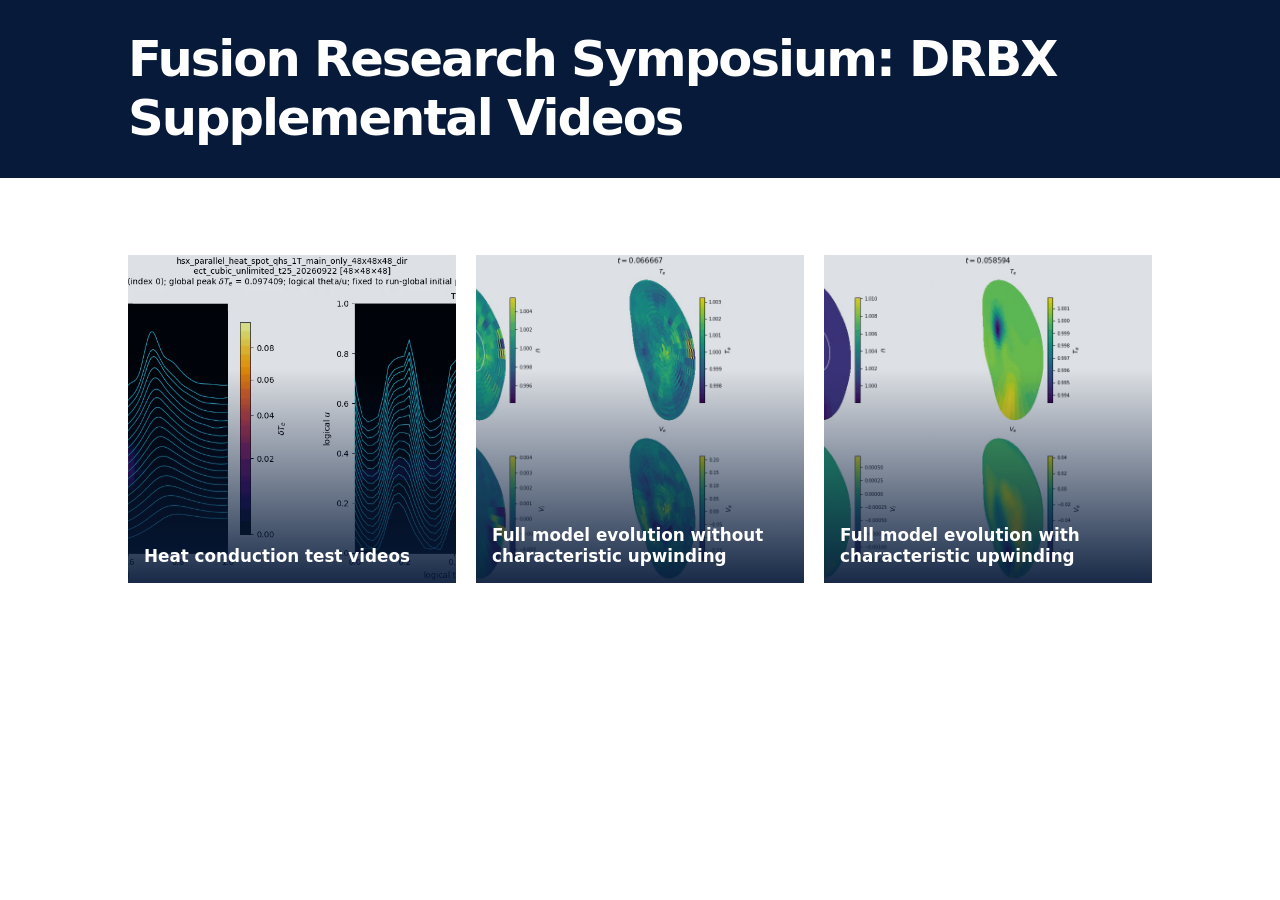
<file: site/index.html>
<!doctype html>
<html lang="en">
  <head>
    <meta charset="utf-8" />
    <meta name="viewport" content="width=device-width, initial-scale=1" />
    <meta
      name="description"
      content="Supplemental animations and explanations for the DRBX research poster."
    />
    <title>Fusion Research Symposium: DRBX Supplemental Videos</title>
    <link rel="stylesheet" href="styles.css" />
  </head>
  <body>
    <header class="site-header">
      <div class="page-width">
        <h1>Fusion Research Symposium: DRBX Supplemental Videos</h1>
      </div>
    </header>
    <main class="page-width">
      <nav class="supplement-tabs" aria-label="Supplemental videos">
        <a class="supplement-tab" href="heat-conduction/">
          <img src="assets/previews/heat-conduction-logical.png" alt="Preview of the logical theta-u heat-conduction movie" />
          <span>Heat conduction test videos</span>
        </a>
        <a class="supplement-tab" href="angular-rlp-production/">
          <img src="assets/previews/angular-rlp-production-32-overview.png" alt="Preview of a six-field angular-RLP production evolution" />
          <span>Full model evolution without characteristic upwinding</span>
        </a>
        <a class="supplement-tab" href="characteristic-upwinding/">
          <img src="assets/previews/characteristic-upwinding-48-overview.png" alt="Preview of a six-field no-flow evolution with characteristic upwinding" />
          <span>Full model evolution with characteristic upwinding</span>
        </a>
      </nav>
    </main>
  </body>
</html>
</file>
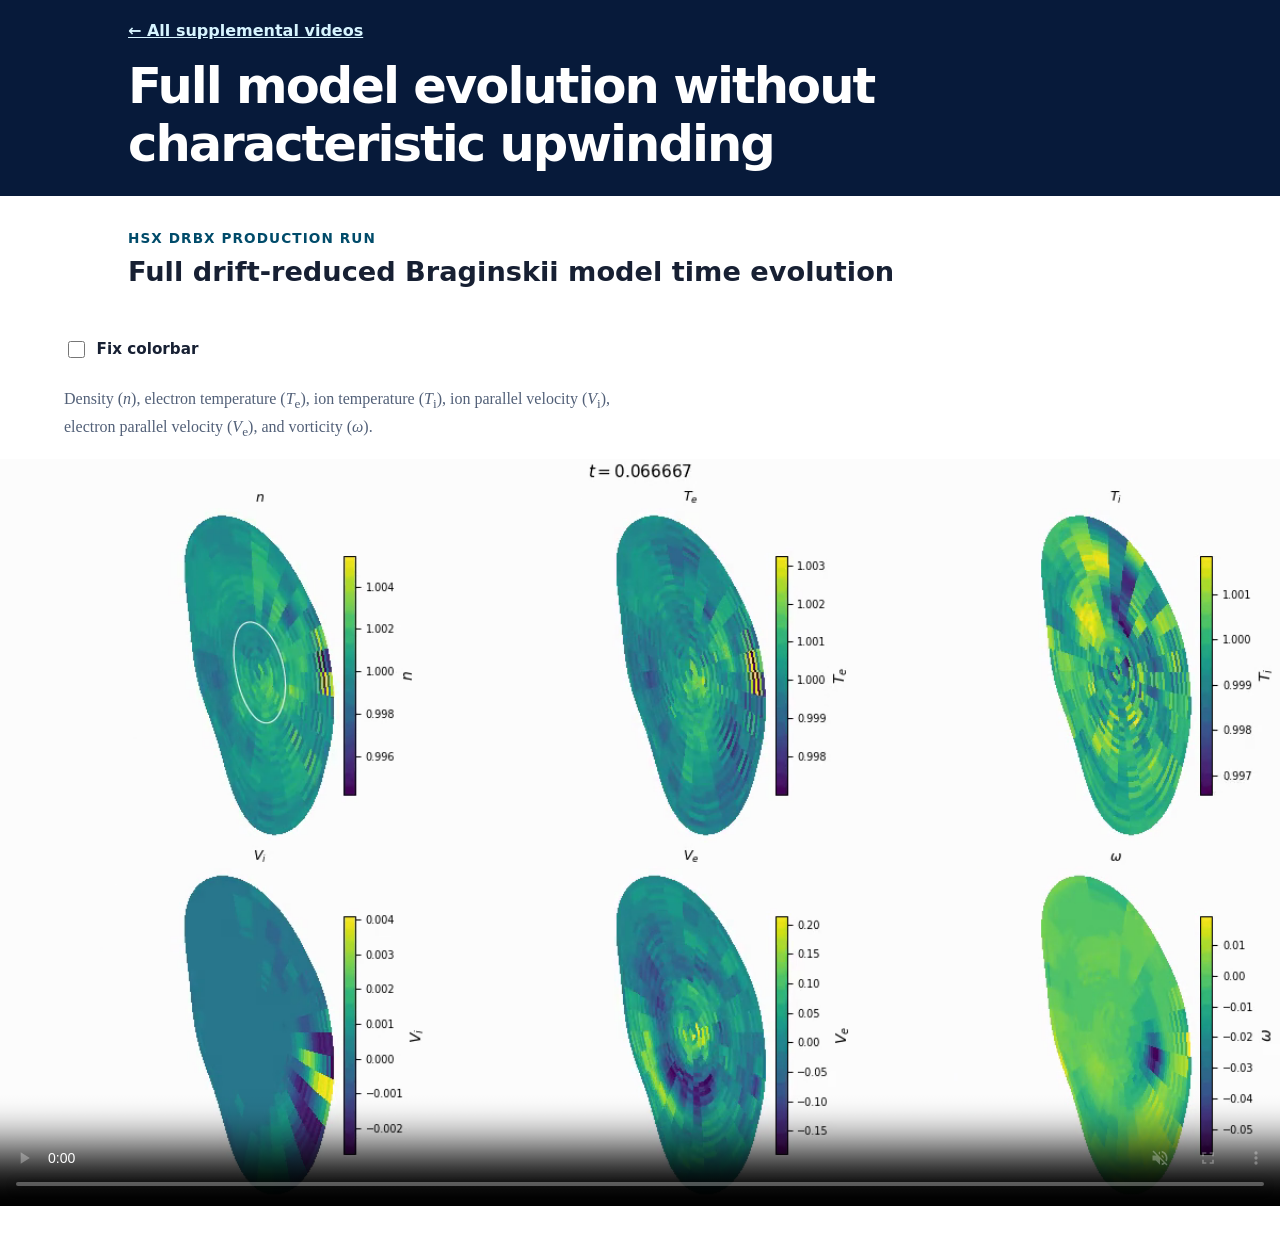
<file: site/angular-rlp-production/index.html>
<!doctype html>
<html lang="en">
  <head>
    <meta charset="utf-8" />
    <meta name="viewport" content="width=device-width, initial-scale=1" />
    <meta
      name="description"
      content="Supplemental six-field DRBX movie: full model evolution without characteristic upwinding."
    />
    <title>Full Model Evolution without Characteristic Upwinding · DRBX</title>
    <link rel="stylesheet" href="../styles.css" />
  </head>
  <body>
    <header class="site-header site-header--compact">
      <div class="page-width">
        <a class="back-link" href="../">← All supplemental videos</a>
        <h1>Full model evolution without characteristic upwinding</h1>
      </div>
    </header>
    <main class="page-width page-content">
      <section class="experiment-summary" aria-labelledby="run-heading">
        <p class="eyebrow eyebrow--dark">HSX DRBX production run</p>
        <h2 id="run-heading">Full drift-reduced Braginskii model time evolution</h2>
      </section>

      <section class="movie-section movie-section--production" aria-label="Production-evolution movies">
        <div class="movie-controls" aria-label="Movie display options">
          <label class="colorbar-toggle" for="fixed-colorbar">
            <input id="fixed-colorbar" name="fixed-colorbar" type="checkbox" />
            <span>Fix colorbar</span>
          </label>
        </div>

        <figure class="movie-hero">
            <figcaption>
              <p>
                Density (<i>n</i>), electron temperature (<i>T</i><sub>e</sub>), ion temperature (<i>T</i><sub>i</sub>), ion parallel velocity (<i>V</i><sub>i</sub>), electron parallel velocity (<i>V</i><sub>e</sub>), and vorticity (<i>&omega;</i>).
              </p>
            </figcaption>
            <video id="overview-movie" controls playsinline loop muted preload="metadata" poster="../assets/previews/angular-rlp-production-32-overview.png">
              <source id="overview-movie-source" src="../assets/movies/angular-rlp-production-32-overview-rescaled.mp4?v=time-only" type="video/mp4" />
              Your browser cannot play this video. Download the
              <a id="overview-download" href="../assets/movies/angular-rlp-production-32-overview-rescaled.mp4?v=time-only">six-field overview</a>.
            </video>
        </figure>

      </section>
    </main>
    <script>
      const reduceMotion = window.matchMedia("(prefers-reduced-motion: reduce)").matches;
      const fixedColorbar = document.querySelector("#fixed-colorbar");
      const movies = [
        {
          video: document.querySelector("#overview-movie"),
          source: document.querySelector("#overview-movie-source"),
          download: document.querySelector("#overview-download"),
          fixed: "../assets/movies/angular-rlp-production-32-overview-fixed.mp4?v=time-only",
          rescaled: "../assets/movies/angular-rlp-production-32-overview-rescaled.mp4?v=time-only",
        },
      ];

      function updateMovies() {
        for (const movie of movies) {
          const url = fixedColorbar.checked ? movie.fixed : movie.rescaled;
          movie.source.src = url;
          movie.download.href = url;
          movie.video.load();
          if (!reduceMotion) {
            movie.video.addEventListener("loadeddata", () => movie.video.play().catch(() => {}), { once: true });
          }
        }
      }

      fixedColorbar.addEventListener("change", updateMovies);
      if (reduceMotion) {
        for (const movie of movies) {
          movie.video.autoplay = false;
          movie.video.pause();
        }
      }
      updateMovies();
    </script>
  </body>
</html>
</file>
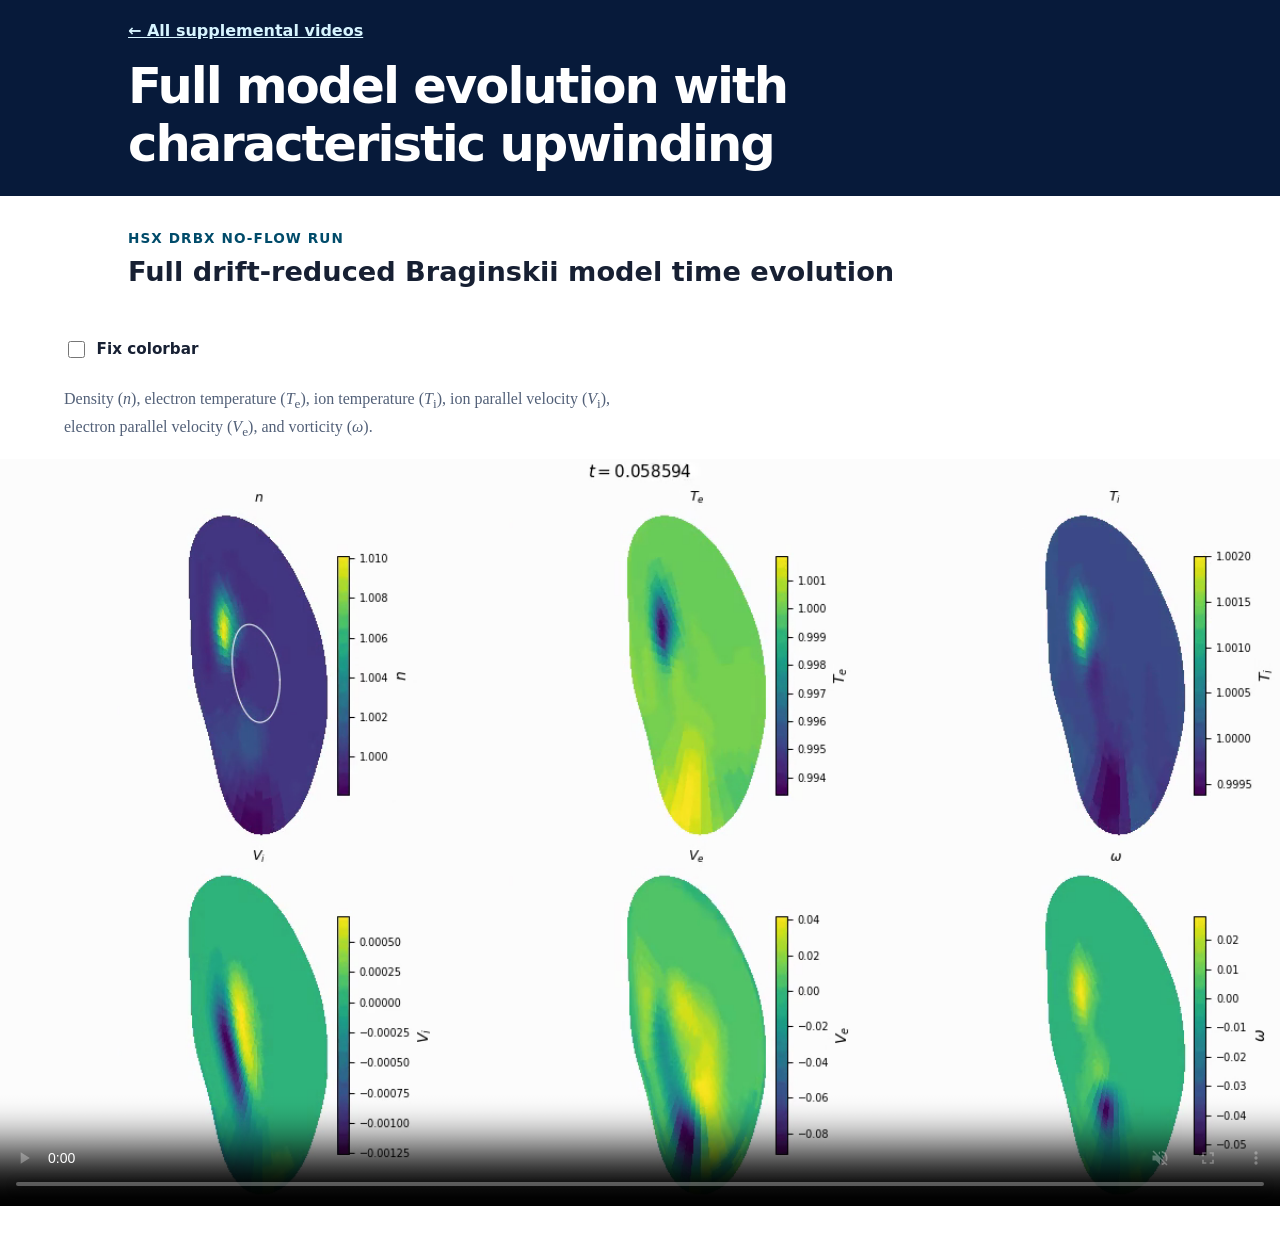
<file: site/characteristic-upwinding/index.html>
<!doctype html>
<html lang="en">
  <head>
    <meta charset="utf-8" />
    <meta name="viewport" content="width=device-width, initial-scale=1" />
    <meta
      name="description"
      content="Supplemental six-field DRBX movie: full model evolution with characteristic upwinding."
    />
    <title>Full Model Evolution with Characteristic Upwinding · DRBX</title>
    <link rel="stylesheet" href="../styles.css" />
  </head>
  <body>
    <header class="site-header site-header--compact">
      <div class="page-width">
        <a class="back-link" href="../">← All supplemental videos</a>
        <h1>Full model evolution with characteristic upwinding</h1>
      </div>
    </header>
    <main class="page-width page-content">
      <section class="experiment-summary" aria-labelledby="run-heading">
        <p class="eyebrow eyebrow--dark">HSX DRBX no-flow run</p>
        <h2 id="run-heading">Full drift-reduced Braginskii model time evolution</h2>
      </section>

      <section class="movie-section movie-section--production" aria-label="Characteristic-upwinding production movie">
        <div class="movie-controls" aria-label="Movie display options">
          <label class="colorbar-toggle" for="fixed-colorbar">
            <input id="fixed-colorbar" name="fixed-colorbar" type="checkbox" />
            <span>Fix colorbar</span>
          </label>
        </div>

        <figure class="movie-hero">
          <figcaption>
            <p>
              Density (<i>n</i>), electron temperature (<i>T</i><sub>e</sub>), ion temperature (<i>T</i><sub>i</sub>), ion parallel velocity (<i>V</i><sub>i</sub>), electron parallel velocity (<i>V</i><sub>e</sub>), and vorticity (<i>&omega;</i>).
            </p>
          </figcaption>
          <video id="overview-movie" controls playsinline loop muted preload="metadata" poster="../assets/previews/characteristic-upwinding-48-overview.png">
            <source id="overview-movie-source" src="../assets/movies/characteristic-upwinding-48-overview-rescaled.mp4" type="video/mp4" />
            Your browser cannot play this video. Download the
            <a id="overview-download" href="../assets/movies/characteristic-upwinding-48-overview-rescaled.mp4">six-field overview</a>.
          </video>
        </figure>
      </section>
    </main>
    <script>
      const reduceMotion = window.matchMedia("(prefers-reduced-motion: reduce)").matches;
      const fixedColorbar = document.querySelector("#fixed-colorbar");
      const movie = {
        video: document.querySelector("#overview-movie"),
        source: document.querySelector("#overview-movie-source"),
        download: document.querySelector("#overview-download"),
        fixed: "../assets/movies/characteristic-upwinding-48-overview-fixed.mp4",
        rescaled: "../assets/movies/characteristic-upwinding-48-overview-rescaled.mp4",
      };

      function updateMovie() {
        const url = fixedColorbar.checked ? movie.fixed : movie.rescaled;
        movie.source.src = url;
        movie.download.href = url;
        movie.video.load();
        if (!reduceMotion) {
          movie.video.addEventListener("loadeddata", () => movie.video.play().catch(() => {}), { once: true });
        }
      }

      fixedColorbar.addEventListener("change", updateMovie);
      if (reduceMotion) {
        movie.video.autoplay = false;
        movie.video.pause();
      }
      updateMovie();
    </script>
  </body>
</html>
</file>
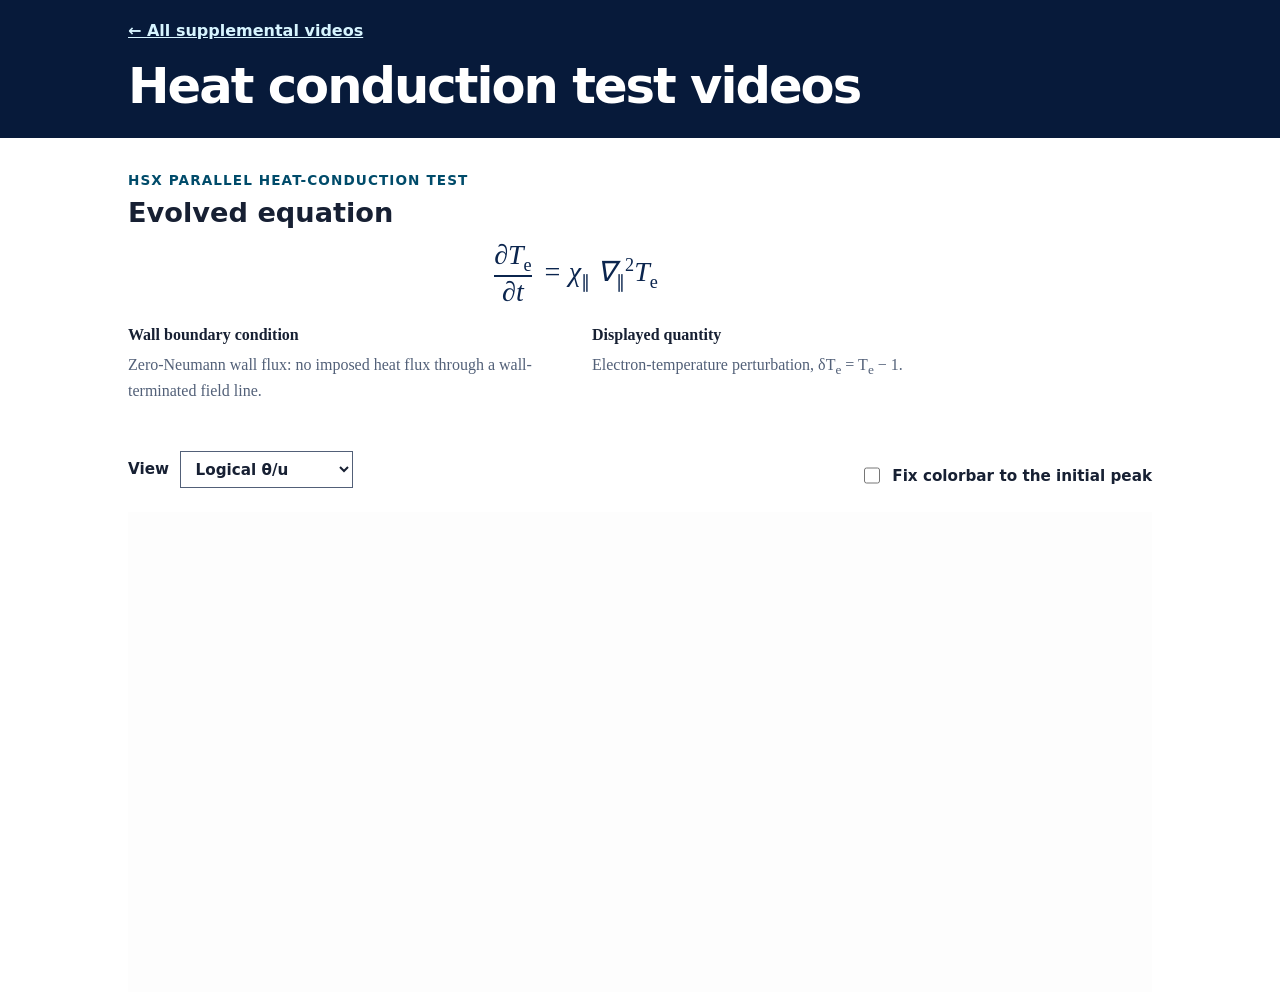
<file: site/heat-conduction/index.html>
<!doctype html>
<html lang="en">
  <head>
    <meta charset="utf-8" />
    <meta name="viewport" content="width=device-width, initial-scale=1" />
    <meta
      name="description"
      content="Supplemental videos from the DRBX HSX parallel heat-conduction tests."
    />
    <title>Heat Conduction Test Videos · DRBX</title>
    <link rel="stylesheet" href="../styles.css" />
  </head>
  <body>
    <header class="site-header site-header--compact">
      <div class="page-width">
        <a class="back-link" href="../">← All supplemental videos</a>
        <h1>Heat conduction test videos</h1>
      </div>
    </header>
    <main class="page-width page-content">
      <section class="experiment-summary" aria-labelledby="model-heading">
        <p class="eyebrow eyebrow--dark">HSX parallel heat-conduction test</p>
        <h2 id="model-heading">Evolved equation</h2>
        <p class="equation" aria-label="partial T e partial t equals chi parallel times parallel gradient squared T e">
          <span class="fraction"><span>∂T<sub>e</sub></span><span>∂t</span></span>
          <span>= χ<sub>∥</sub> ∇<sub>∥</sub><sup>2</sup>T<sub>e</sub></span>
        </p>
        <dl class="boundary-conditions">
          <div>
            <dt>Wall boundary condition</dt>
            <dd>Zero-Neumann wall flux: no imposed heat flux through a wall-terminated field line.</dd>
          </div>
          <div>
            <dt>Displayed quantity</dt>
            <dd>Electron-temperature perturbation, δT<sub>e</sub> = T<sub>e</sub> − 1.</dd>
          </div>
        </dl>
      </section>

      <section class="movie-section" aria-label="Heat-conduction movie">
        <div class="movie-controls" aria-label="Movie display options">
          <label class="movie-select" for="movie-view">
            <span>View</span>
            <select id="movie-view" name="movie-view">
              <option value="physical-rz">Physical R/Z</option>
              <option value="logical" selected>Logical θ/u</option>
            </select>
          </label>
          <label class="colorbar-toggle" for="fixed-colorbar">
            <input id="fixed-colorbar" name="fixed-colorbar" type="checkbox" />
            <span>Fix colorbar to the initial peak</span>
          </label>
        </div>

        <figure class="movie-viewer">
          <video id="heat-movie" controls playsinline autoplay loop muted preload="metadata" poster="../assets/previews/heat-conduction-logical.png">
            <source id="heat-movie-source" src="../assets/movies/heat-conduction-logical-rescaled.mp4?v=heat48-direct-cubic" type="video/mp4" />
            Your browser cannot play this video. Download the
            <a id="movie-download-fallback" href="../assets/movies/heat-conduction-logical-rescaled.mp4?v=heat48-direct-cubic">selected movie</a>.
          </video>
        </figure>
      </section>
    </main>
    <script>
      const movies = {
        "physical-rz": {
          preview: "../assets/previews/heat-conduction-physical-rz.png?v=heat48-direct-cubic",
          portraitPreview: "../assets/previews/heat-conduction-physical-rz-portrait.png?v=heat48-direct-cubic",
          rescaledPortraitPreview: "../assets/previews/heat-conduction-physical-rz-rescaled-portrait.png?v=heat48-direct-cubic",
          fixed: "../assets/movies/heat-conduction-physical-rz.mp4?v=heat48-direct-cubic",
          rescaled: "../assets/movies/heat-conduction-physical-rz-rescaled.mp4?v=heat48-direct-cubic",
          fixedPortrait: "../assets/movies/heat-conduction-physical-rz-portrait.mp4?v=heat48-direct-cubic",
          rescaledPortrait: "../assets/movies/heat-conduction-physical-rz-rescaled-portrait.mp4?v=heat48-direct-cubic",
        },
        logical: {
          preview: "../assets/previews/heat-conduction-logical.png?v=heat48-direct-cubic",
          portraitPreview: "../assets/previews/heat-conduction-logical-portrait.png?v=heat48-direct-cubic",
          rescaledPortraitPreview: "../assets/previews/heat-conduction-logical-rescaled-portrait.png?v=heat48-direct-cubic",
          fixed: "../assets/movies/heat-conduction-logical.mp4?v=heat48-direct-cubic",
          rescaled: "../assets/movies/heat-conduction-logical-rescaled.mp4?v=heat48-direct-cubic",
          fixedPortrait: "../assets/movies/heat-conduction-logical-portrait.mp4?v=heat48-direct-cubic",
          rescaledPortrait: "../assets/movies/heat-conduction-logical-rescaled-portrait.mp4?v=heat48-direct-cubic",
        },
      };

      const reduceMotion = window.matchMedia("(prefers-reduced-motion: reduce)").matches;
      const mobileDisplay = window.matchMedia("(max-width: 42rem)");
      const view = document.querySelector("#movie-view");
      const fixedColorbar = document.querySelector("#fixed-colorbar");
      const movie = document.querySelector("#heat-movie");
      const source = document.querySelector("#heat-movie-source");
      const fallback = document.querySelector("#movie-download-fallback");

      function updateMovie() {
        const selected = movies[view.value];
        const portrait = mobileDisplay.matches;
        const url = selected[portrait
          ? (fixedColorbar.checked ? "fixedPortrait" : "rescaledPortrait")
          : (fixedColorbar.checked ? "fixed" : "rescaled")];
        source.src = url;
        movie.poster = portrait
          ? (fixedColorbar.checked ? selected.portraitPreview : selected.rescaledPortraitPreview)
          : selected.preview;
        fallback.href = url;
        movie.load();
        if (!reduceMotion) {
          movie.addEventListener("loadeddata", () => movie.play().catch(() => {}), { once: true });
        }
      }

      view.addEventListener("change", updateMovie);
      fixedColorbar.addEventListener("change", updateMovie);
      mobileDisplay.addEventListener("change", updateMovie);
      if (reduceMotion) {
        movie.autoplay = false;
        movie.pause();
      }
      updateMovie();
    </script>
  </body>
</html>
</file>
<file: site/styles.css>
:root {
  color-scheme: light;
  --ink: #172033;
  --muted: #526078;
  --paper: #ffffff;
  --surface: #ffffff;
  --accent: #006f9b;
  --accent-dark: #004b6a;
  --line: #d9e1eb;
}

* { box-sizing: border-box; }

html { background: var(--paper); }

body {
  margin: 0;
  color: var(--ink);
  background: var(--paper);
  font-family: Georgia, "Times New Roman", Times, serif;
  font-size: 1rem;
  line-height: 1.6;
}

.page-width {
  width: min(100% - 2rem, 64rem);
  margin-inline: auto;
}

.site-header {
  padding: clamp(1.15rem, 3vw, 1.9rem) 0;
  color: white;
  background: #071a3a;
}

.eyebrow {
  margin: 0 0 .8rem;
  color: #d7f5ff;
  font-size: .85rem;
  font-weight: 700;
  letter-spacing: .08em;
  text-transform: uppercase;
}

.eyebrow--dark { color: var(--accent-dark); }

h1, h2, h3 { line-height: 1.18; }

h1, h2, h3, .eyebrow, .supplement-tab, .back-link {
  font-family: Inter, ui-sans-serif, system-ui, -apple-system, BlinkMacSystemFont,
    "Segoe UI", sans-serif;
}

h1 {
  max-width: 30ch;
  margin: 0;
  font-size: clamp(1.9rem, 4.75vw, 3.1rem);
  letter-spacing: -.04em;
}

h2 { margin: 0 0 .85rem; font-size: clamp(1.45rem, 4vw, 2.1rem); }

h3 { margin: 1.1rem 0 .5rem; font-size: 1.2rem; }

.lede {
  max-width: 60ch;
  margin: .9rem 0 0;
  color: #edfaff;
  font-size: clamp(1rem, 2vw, 1.15rem);
}

main { padding-block: clamp(2.5rem, 6vw, 5rem); }

.supplement-tabs {
  display: grid;
  grid-template-columns: repeat(3, minmax(0, 1fr));
  gap: 1.25rem;
  max-width: none;
}

.supplement-tab {
  position: relative;
  display: grid;
  aspect-ratio: 1;
  overflow: hidden;
  align-items: end;
  padding: 1rem;
  color: white;
  background: #071a3a;
  font-size: 1.05rem;
  font-weight: 700;
  line-height: 1.25;
  text-decoration: none;
}

.supplement-tab img {
  position: absolute;
  inset: 0;
  width: 100%;
  height: 100%;
  object-fit: cover;
  opacity: .88;
  transition: transform .2s ease;
}

.supplement-tab::after {
  position: absolute;
  inset: 35% 0 0;
  content: "";
  background: linear-gradient(transparent, rgb(7 26 58 / 92%));
}

.supplement-tab span { position: relative; z-index: 1; }

.supplement-tab:hover {
  color: white;
}

.supplement-tab:hover img { transform: scale(1.04); }

@media (prefers-reduced-motion: reduce) {
  .supplement-tab img { transition: none; }
}

@media (max-width: 42rem) {
  .supplement-tabs { grid-template-columns: repeat(2, minmax(0, 1fr)); }
}

@media (max-width: 28rem) {
  .supplement-tabs { grid-template-columns: 1fr; }
}

.site-header--compact { padding-block: 1.15rem 1.4rem; }

.site-header--compact h1 { margin-top: .8rem; font-size: clamp(1.9rem, 4.75vw, 3.1rem); }

.back-link { color: #d7f5ff; font-weight: 700; }

.page-content {
  min-height: 50vh;
  padding-block: clamp(1.25rem, 3vw, 2rem);
}

.experiment-summary {
  max-width: 56rem;
  padding-bottom: .75rem;
}

.experiment-summary .eyebrow { margin-bottom: .35rem; }

.experiment-summary h2 {
  margin-bottom: .35rem;
  font-size: clamp(1.35rem, 3vw, 1.7rem);
}

.equation {
  display: flex;
  flex-wrap: wrap;
  align-items: center;
  gap: .55rem;
  justify-content: center;
  margin: .55rem 0;
  padding: .15rem 0;
  border: 0;
  background: transparent;
  color: #0b254e;
  font-family: "Times New Roman", Times, serif;
  font-size: clamp(1.25rem, 3vw, 1.75rem);
  font-style: italic;
}

.fraction {
  display: inline-grid;
  grid-template-rows: auto auto;
  text-align: center;
  line-height: 1.05;
}

.fraction > span:first-child { border-bottom: .08em solid currentColor; }

.equation > span:last-child { margin-left: .15rem; }

.equation sub,
.equation sup { font-size: .65em; font-style: normal; }

.boundary-conditions {
  display: grid;
  grid-template-columns: repeat(auto-fit, minmax(min(100%, 16rem), 1fr));
  gap: 0;
  margin: .35rem 0 0;
}

.boundary-conditions div {
  padding: .25rem 1rem .25rem 0;
  background: transparent;
}

.boundary-conditions div + div { padding-left: 1rem; }

.boundary-conditions dt { font-weight: 800; }

.boundary-conditions dd { margin: .3rem 0 0; color: var(--muted); }

.movie-section { margin-top: clamp(1.25rem, 3vw, 2rem); }

.movie-controls {
  display: flex;
  align-items: end;
  justify-content: space-between;
  gap: 1rem 2rem;
  flex-wrap: wrap;
  margin-top: .25rem;
  padding: 0;
  font-family: Inter, ui-sans-serif, system-ui, -apple-system, BlinkMacSystemFont,
    "Segoe UI", sans-serif;
}

.movie-select {
  display: flex;
  align-items: center;
  gap: .7rem;
  color: var(--ink);
  font-size: .95rem;
  font-weight: 700;
}

.movie-select select {
  min-height: 2.3rem;
  padding: .3rem 2.2rem .3rem .65rem;
  border: 1px solid var(--muted);
  border-radius: 0;
  color: var(--ink);
  background: var(--paper);
  font: inherit;
}

.colorbar-toggle {
  display: flex;
  align-items: center;
  gap: .55rem;
  color: var(--ink);
  font-size: .95rem;
  font-weight: 700;
}

.colorbar-toggle input {
  width: 1.05rem;
  height: 1.05rem;
  accent-color: var(--accent-dark);
}

.movie-viewer {
  margin: 1.5rem 0 0;
  padding-top: 0;
  background: transparent;
}

.movie-viewer video {
  display: block;
  width: 100%;
  height: auto;
  background: #000;
}

.movie-card { margin: 0; background: transparent; }

.movie-card video {
  display: block;
  width: 100%;
  height: auto;
  background: #000;
}

.movie-card figcaption { padding: 1rem 1.1rem 1.2rem; }

.movie-card figcaption { max-width: 48rem; padding: 1rem 0 0; }

.movie-card h3 { margin-top: 0; }

.movie-card p { margin: 0; color: var(--muted); }

.movie-section--production { margin-inline: calc(50% - 50vw); }

.movie-section--production > .movie-controls,
.movie-section--production > .movie-hero figcaption {
  width: min(100% - 2rem, 64rem);
  margin-left: clamp(1rem, 5vw, 4rem);
  margin-right: auto;
}

.movie-section--production > .movie-controls { margin-bottom: 1.5rem; }

.movie-hero { width: 100%; margin: 0; }

.movie-hero video { display: block; width: 100%; max-height: calc(100vh - 4rem); background: #000; }

.movie-hero figcaption { padding: 0 0 1rem; }

.movie-hero h3 { margin: 0 0 .35rem; }

.movie-hero p { margin: 0; color: var(--muted); }

.movie-stack {
  display: grid;
  grid-template-columns: 1fr;
  gap: clamp(2.5rem, 7vw, 5rem);
  margin-top: clamp(3rem, 8vw, 6rem);
}

.movie-stack .movie-card video { width: 100%; }

@media (max-width: 38rem) {
  .boundary-conditions div + div {
    padding-left: 0;
  }
}

section + section { margin-top: clamp(3.5rem, 8vw, 6.5rem); }

main p { max-width: 70ch; }

.section-heading p { color: var(--muted); }

.media-grid {
  display: grid;
  grid-template-columns: repeat(auto-fit, minmax(min(100%, 17rem), 1fr));
  gap: 1.25rem;
  margin-top: 1.5rem;
}

.media-card {
  overflow: hidden;
  padding: 1rem;
  border: 1px solid var(--line);
  border-radius: .9rem;
  background: var(--surface);
  box-shadow: 0 .45rem 1.75rem rgb(16 40 75 / 7%);
}

.media-card p { margin: 0; color: var(--muted); }

.media-placeholder {
  display: grid;
  aspect-ratio: 16 / 9;
  place-items: center;
  border-radius: .55rem;
  color: #d7f5ff;
  background:
    radial-gradient(circle at 72% 30%, rgb(19 160 166 / 80%), transparent 30%),
    linear-gradient(145deg, #0b254e, #006f9b);
  font-size: 2.1rem;
  font-weight: 800;
}

.site-footer {
  padding-block: 2.5rem;
  color: #c9d4e7;
  background: #0b1930;
}

.site-footer p { margin: 0; }

a { color: var(--accent-dark); }

a:focus-visible {
  outline: .2rem solid #f6b700;
  outline-offset: .2rem;
}

@media (prefers-reduced-motion: reduce) {
  *, *::before, *::after { scroll-behavior: auto !important; }
}
</file>
